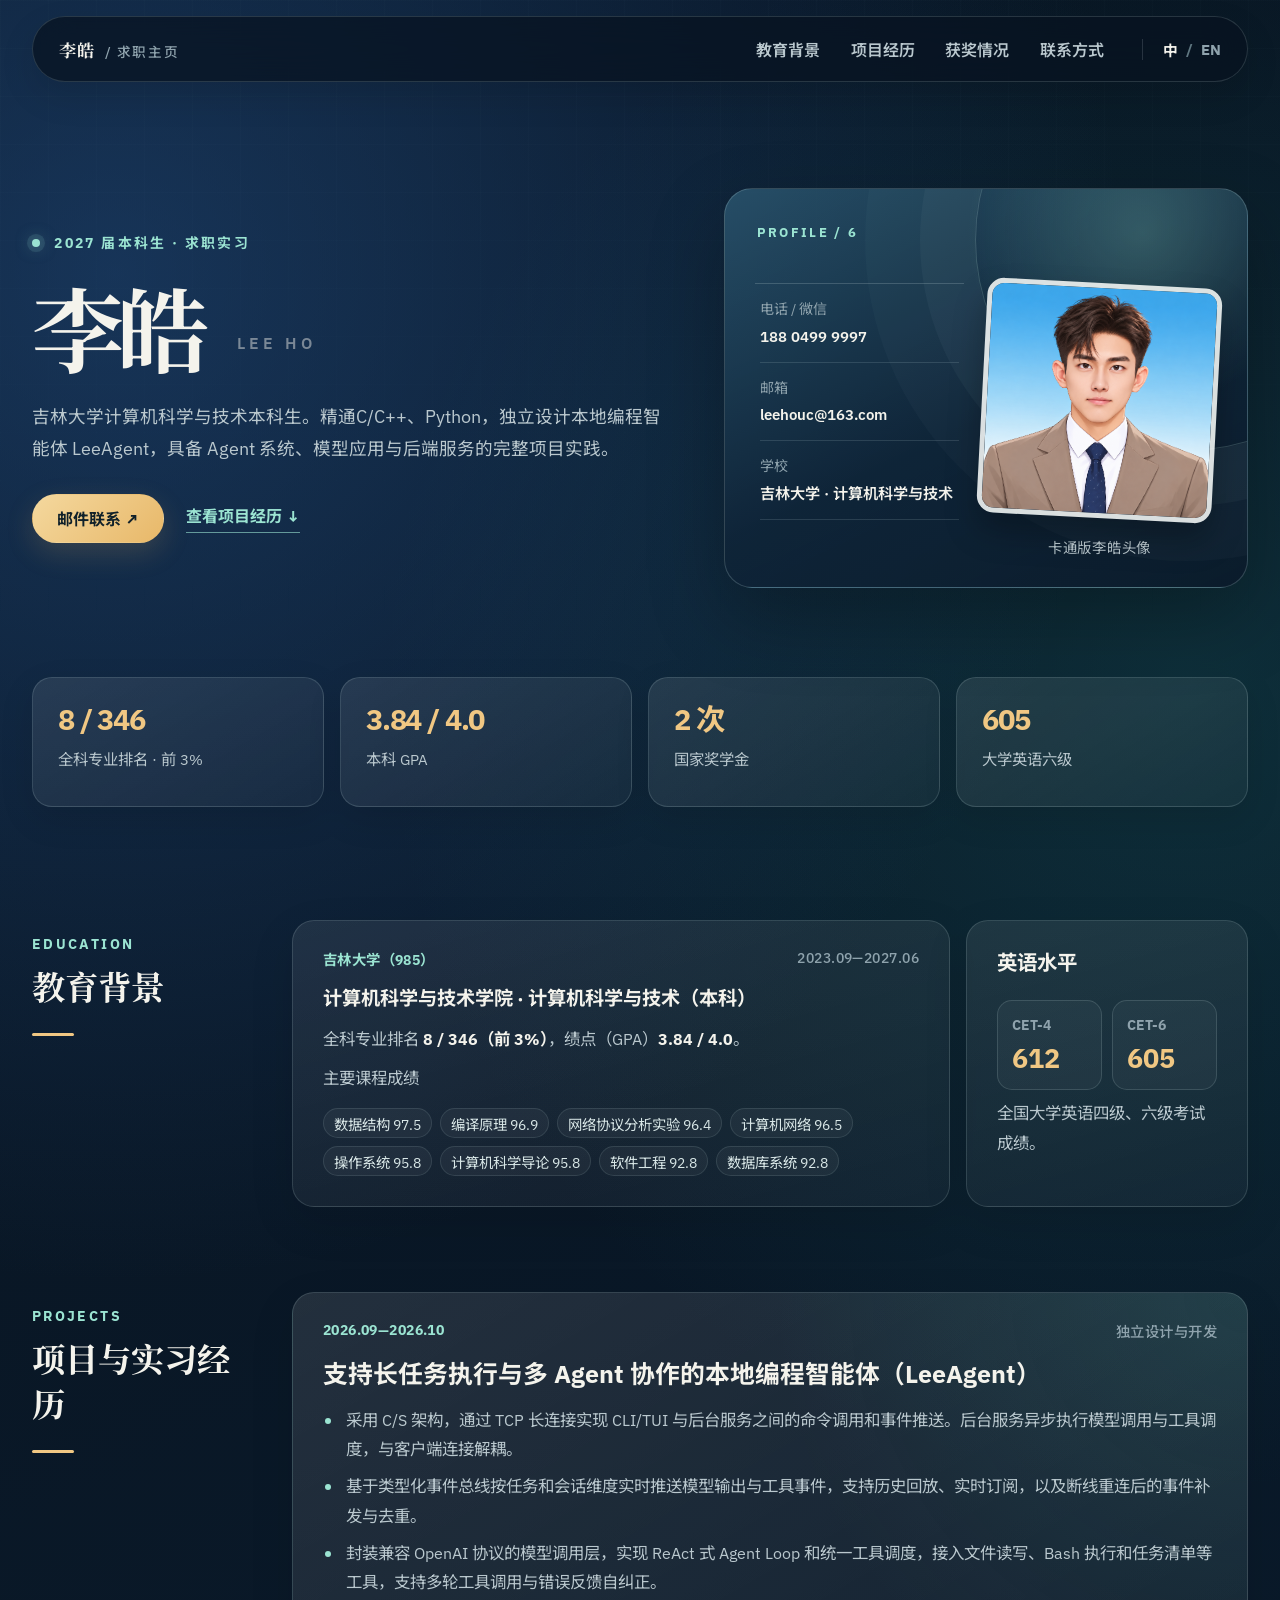
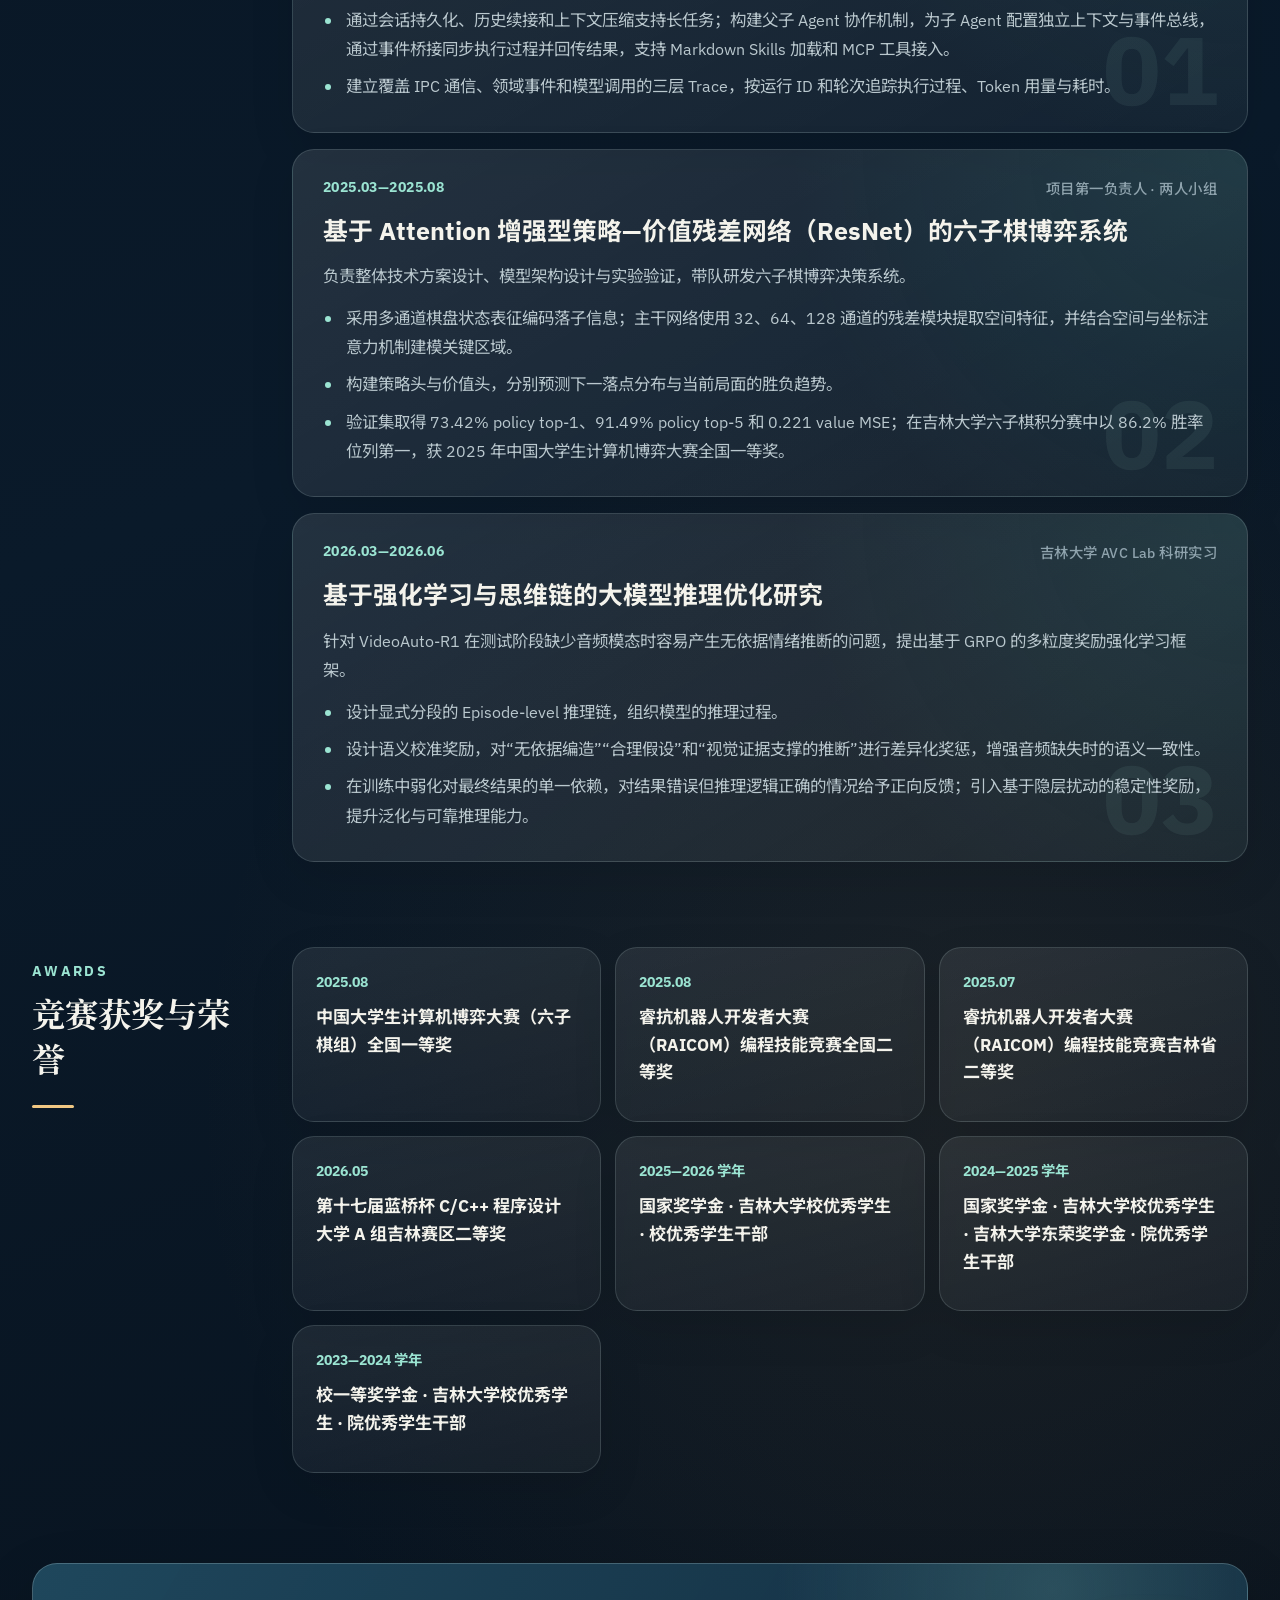
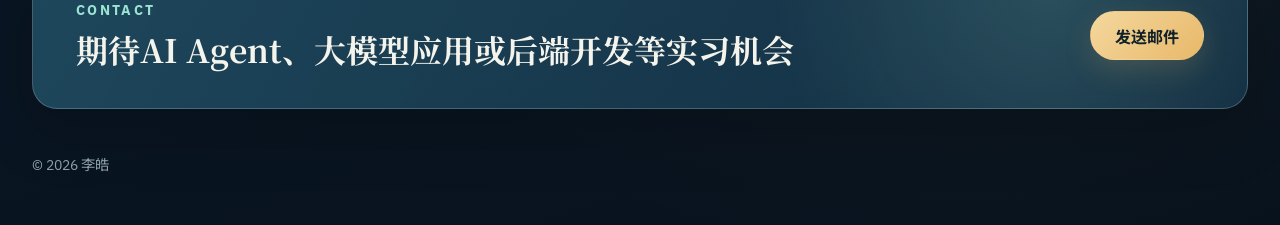
<file: index.html>
<!DOCTYPE html>
<html lang="zh-CN">

<head>
  <meta charset="UTF-8">
  <meta name="viewport" content="width=device-width, initial-scale=1.0">
  <meta name="description" content="李皓的求职网站：吉林大学计算机科学与技术本科生，求职方向为 AI Agent 开发、大模型应用开发及后端开发实习。">
  <meta name="theme-color" content="#081320">
  <title>李皓的小站</title>
  <link rel="preconnect" href="https://fonts.googleapis.com">
  <link rel="preconnect" href="https://fonts.gstatic.com" crossorigin>
  <link
    href="https://fonts.googleapis.com/css2?family=IBM+Plex+Sans:wght@400;500;600;700&family=Noto+Sans+SC:wght@400;500;600;700&family=Noto+Serif+SC:wght@500;700&display=swap"
    rel="stylesheet">
  <link rel="stylesheet" href="./styles.css?v=20261019-hero1">
</head>

<body>
  <div class="page-shell">
    <header class="site-header">
      <a class="brand" href="#top" aria-label="回到顶部">李皓 <span>/ 求职主页</span></a>
      <nav class="site-nav" aria-label="主导航">
        <a href="#education">教育背景</a>
        <a href="#project">项目经历</a>
        <a href="#awards">获奖情况</a>
        <a href="#contact">联系方式</a>
      </nav>
      <div class="header-actions">
        <div class="lang-switch" aria-label="语言切换">
          <a class="lang-link is-active" href="./index.html" lang="zh-CN">中</a>
          <a class="lang-link" href="./en.html" lang="en">EN</a>
        </div>
      </div>
    </header>

    <main id="top">
      <section class="hero section">
        <div class="hero-copy">
          <p class="eyebrow"><span class="status-dot"></span> 2027 届本科生 · 求职实习</p>
          <h1>李皓 <span class="latin-name">LEE HO</span></h1>
          <p class="hero-summary">吉林大学计算机科学与技术本科生。精通C/C++、Python，独立设计本地编程智能体 LeeAgent，具备 Agent 系统、模型应用与后端服务的完整项目实践。</p>
          <div class="hero-actions"><a class="button primary" href="mailto:leehouc@163.com">邮件联系 ↗</a><a
              class="text-link" href="#project">查看项目经历 ↓</a></div>
        </div>
        <div class="hero-visual">
          <img src="./assets/profile.png" alt="卡通版李皓头像" width="108" height="144">
          <p class="portrait-caption">卡通版李皓头像</p>
          <dl class="hero-contact">
            <div>
              <dt>电话 / 微信</dt>
              <dd><a href="tel:+8618804999997">188 0499 9997</a></dd>
            </div>
            <div>
              <dt>邮箱</dt>
              <dd><a href="mailto:leehouc@163.com">leehouc@163.com</a></dd>
            </div>
            <div>
              <dt>学校</dt>
              <dd>吉林大学 · 计算机科学与技术</dd>
            </div>
          </dl>
        </div>
      </section>
      <div class="metric-grid" aria-label="简历速览">
        <div class="metric-card"><strong>8 / 346</strong><span>全科专业排名 · 前 3%</span></div>
        <div class="metric-card"><strong>3.84 / 4.0</strong><span>本科 GPA</span></div>
        <div class="metric-card"><strong>2 次</strong><span>国家奖学金</span></div>
        <div class="metric-card"><strong>605</strong><span>大学英语六级</span></div>
      </div>

      <section class="section" id="education">
        <div class="section-heading" data-reveal>
          <p class="section-kicker">Education</p>
          <h2>教育背景</h2>
        </div>
        <div class="education-grid">
          <article class="card education-card" data-reveal>
            <div class="card-topline"><span>吉林大学（985）</span><span>2023.09—2027.06</span></div>
            <h3>计算机科学与技术学院 · 计算机科学与技术（本科）</h3>
            <p class="supporting-text">全科专业排名 <strong>8 / 346（前 3%）</strong>，绩点（GPA）<strong>3.84 / 4.0</strong>。</p>
            <p class="supporting-text">主要课程成绩</p>
            <div class="course-grid">
              <span>数据结构 97.5</span><span>编译原理 96.9</span><span>网络协议分析实验 96.4</span><span>计算机网络 96.5</span>
              <span>操作系统 95.8</span><span>计算机科学导论 95.8</span><span>软件工程 92.8</span><span>数据库系统 92.8</span>
            </div>
          </article>
          <article class="card language-card" data-reveal>
            <h3>英语水平</h3>
            <div class="language-score">
              <div><span>CET-4</span><strong>612</strong></div>
              <div><span>CET-6</span><strong>605</strong></div>
            </div>
            <p class="supporting-text">全国大学英语四级、六级考试成绩。</p>
          </article>
        </div>
      </section>

      <section class="section" id="project">
        <div class="section-heading" data-reveal>
          <p class="section-kicker">Projects</p>
          <h2>项目与实习经历</h2>
        </div>
        <article class="card project-card" data-reveal>
          <div class="card-topline"><span>2026.09—2026.10</span><span>独立设计与开发</span></div>
          <h3>支持长任务执行与多 Agent 协作的本地编程智能体（LeeAgent）</h3>
          <ul class="feature-list">
            <li>采用 C/S 架构，通过 TCP 长连接实现 CLI/TUI 与后台服务之间的命令调用和事件推送。后台服务异步执行模型调用与工具调度，与客户端连接解耦。</li>
            <li>基于类型化事件总线按任务和会话维度实时推送模型输出与工具事件，支持历史回放、实时订阅，以及断线重连后的事件补发与去重。</li>
            <li>封装兼容 OpenAI 协议的模型调用层，实现 ReAct 式 Agent Loop 和统一工具调度，接入文件读写、Bash 执行和任务清单等工具，支持多轮工具调用与错误反馈自纠正。</li>
            <li>通过会话持久化、历史续接和上下文压缩支持长任务；构建父子 Agent 协作机制，为子 Agent 配置独立上下文与事件总线，通过事件桥接同步执行过程并回传结果，支持 Markdown Skills 加载和
              MCP 工具接入。</li>
            <li>建立覆盖 IPC 通信、领域事件和模型调用的三层 Trace，按运行 ID 和轮次追踪执行过程、Token 用量与耗时。</li>
          </ul>
        </article>
        <article class="card project-card" data-reveal>
          <div class="card-topline"><span>2025.03—2025.08</span><span>项目第一负责人 · 两人小组</span></div>
          <h3>基于 Attention 增强型策略—价值残差网络（ResNet）的六子棋博弈系统</h3>
          <p class="supporting-text">负责整体技术方案设计、模型架构设计与实验验证，带队研发六子棋博弈决策系统。</p>
          <ul class="feature-list">
            <li>采用多通道棋盘状态表征编码落子信息；主干网络使用 32、64、128 通道的残差模块提取空间特征，并结合空间与坐标注意力机制建模关键区域。</li>
            <li>构建策略头与价值头，分别预测下一落点分布与当前局面的胜负趋势。</li>
            <li>验证集取得 73.42% policy top-1、91.49% policy top-5 和 0.221 value MSE；在吉林大学六子棋积分赛中以 86.2% 胜率位列第一，获 2025
              年中国大学生计算机博弈大赛全国一等奖。</li>
          </ul>
        </article>
        <article class="card project-card" data-reveal>
          <div class="card-topline"><span>2026.03—2026.06</span><span>吉林大学 AVC Lab 科研实习</span></div>
          <h3>基于强化学习与思维链的大模型推理优化研究</h3>
          <p class="supporting-text">针对 VideoAuto-R1 在测试阶段缺少音频模态时容易产生无依据情绪推断的问题，提出基于 GRPO 的多粒度奖励强化学习框架。</p>
          <ul class="feature-list">
            <li>设计显式分段的 Episode-level 推理链，组织模型的推理过程。</li>
            <li>设计语义校准奖励，对“无依据编造”“合理假设”和“视觉证据支撑的推断”进行差异化奖惩，增强音频缺失时的语义一致性。</li>
            <li>在训练中弱化对最终结果的单一依赖，对结果错误但推理逻辑正确的情况给予正向反馈；引入基于隐层扰动的稳定性奖励，提升泛化与可靠推理能力。</li>
          </ul>
        </article>
      </section>

      <section class="section" id="awards">
        <div class="section-heading" data-reveal>
          <p class="section-kicker">Awards</p>
          <h2>竞赛获奖与荣誉</h2>
        </div>
        <div class="awards-grid">
          <article class="card award-card" data-reveal><span class="award-year">2025.08</span>
            <h3>中国大学生计算机博弈大赛（六子棋组）全国一等奖</h3>
          </article>
          <article class="card award-card" data-reveal><span class="award-year">2025.08</span>
            <h3>睿抗机器人开发者大赛（RAICOM）编程技能竞赛全国二等奖</h3>
          </article>
          <article class="card award-card" data-reveal><span class="award-year">2025.07</span>
            <h3>睿抗机器人开发者大赛（RAICOM）编程技能竞赛吉林省二等奖</h3>
          </article>
          <article class="card award-card" data-reveal><span class="award-year">2026.05</span>
            <h3>第十七届蓝桥杯 C/C++ 程序设计大学 A 组吉林赛区二等奖</h3>
          </article>
          <article class="card award-card" data-reveal><span class="award-year">2025—2026 学年</span>
            <h3>国家奖学金 · 吉林大学校优秀学生 · 校优秀学生干部</h3>
          </article>
          <article class="card award-card" data-reveal><span class="award-year">2024—2025 学年</span>
            <h3>国家奖学金 · 吉林大学校优秀学生 · 吉林大学东荣奖学金 · 院优秀学生干部</h3>
          </article>
          <article class="card award-card" data-reveal><span class="award-year">2023—2024 学年</span>
            <h3>校一等奖学金 · 吉林大学校优秀学生 · 院优秀学生干部</h3>
          </article>
        </div>
      </section>

      <section class="section contact-section" id="contact">
        <article class="contact-card" data-reveal>
          <div>
            <p class="section-kicker">Contact</p>
            <h2>期待AI Agent、大模型应用或后端开发等实习机会</h2>
          </div>
          <div class="contact-actions">
            <a class="button primary" href="mailto:leehouc@163.com">发送邮件</a>
          </div>
          <div class="contact-meta"><span>邮箱：leehouc@163.com</span><span>电话 / 微信：188 0499 9997</span></div>
        </article>
      </section>
    </main>
    <footer class="site-footer">
      <p>© <span id="year"></span> 李皓</p>
    </footer>
  </div>
  <script src="./script.js"></script>
</body>

</html>
</file>
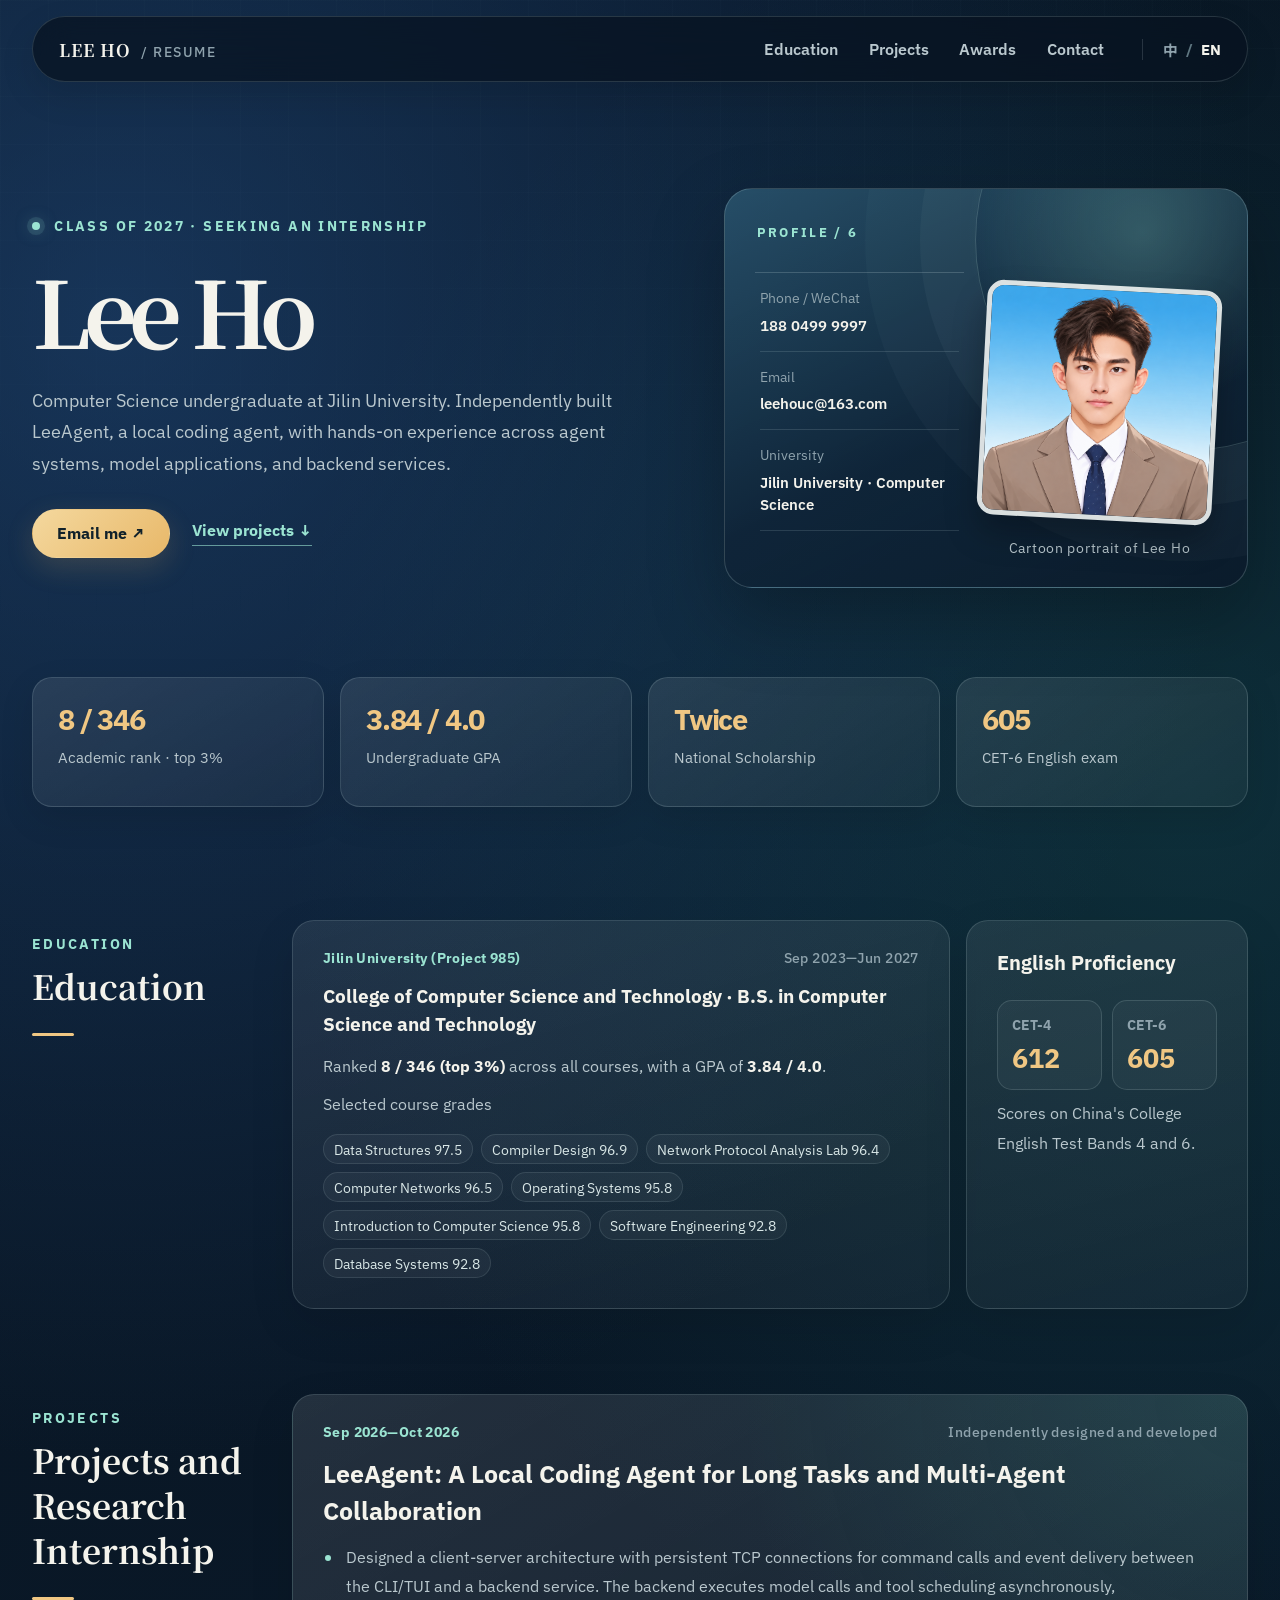
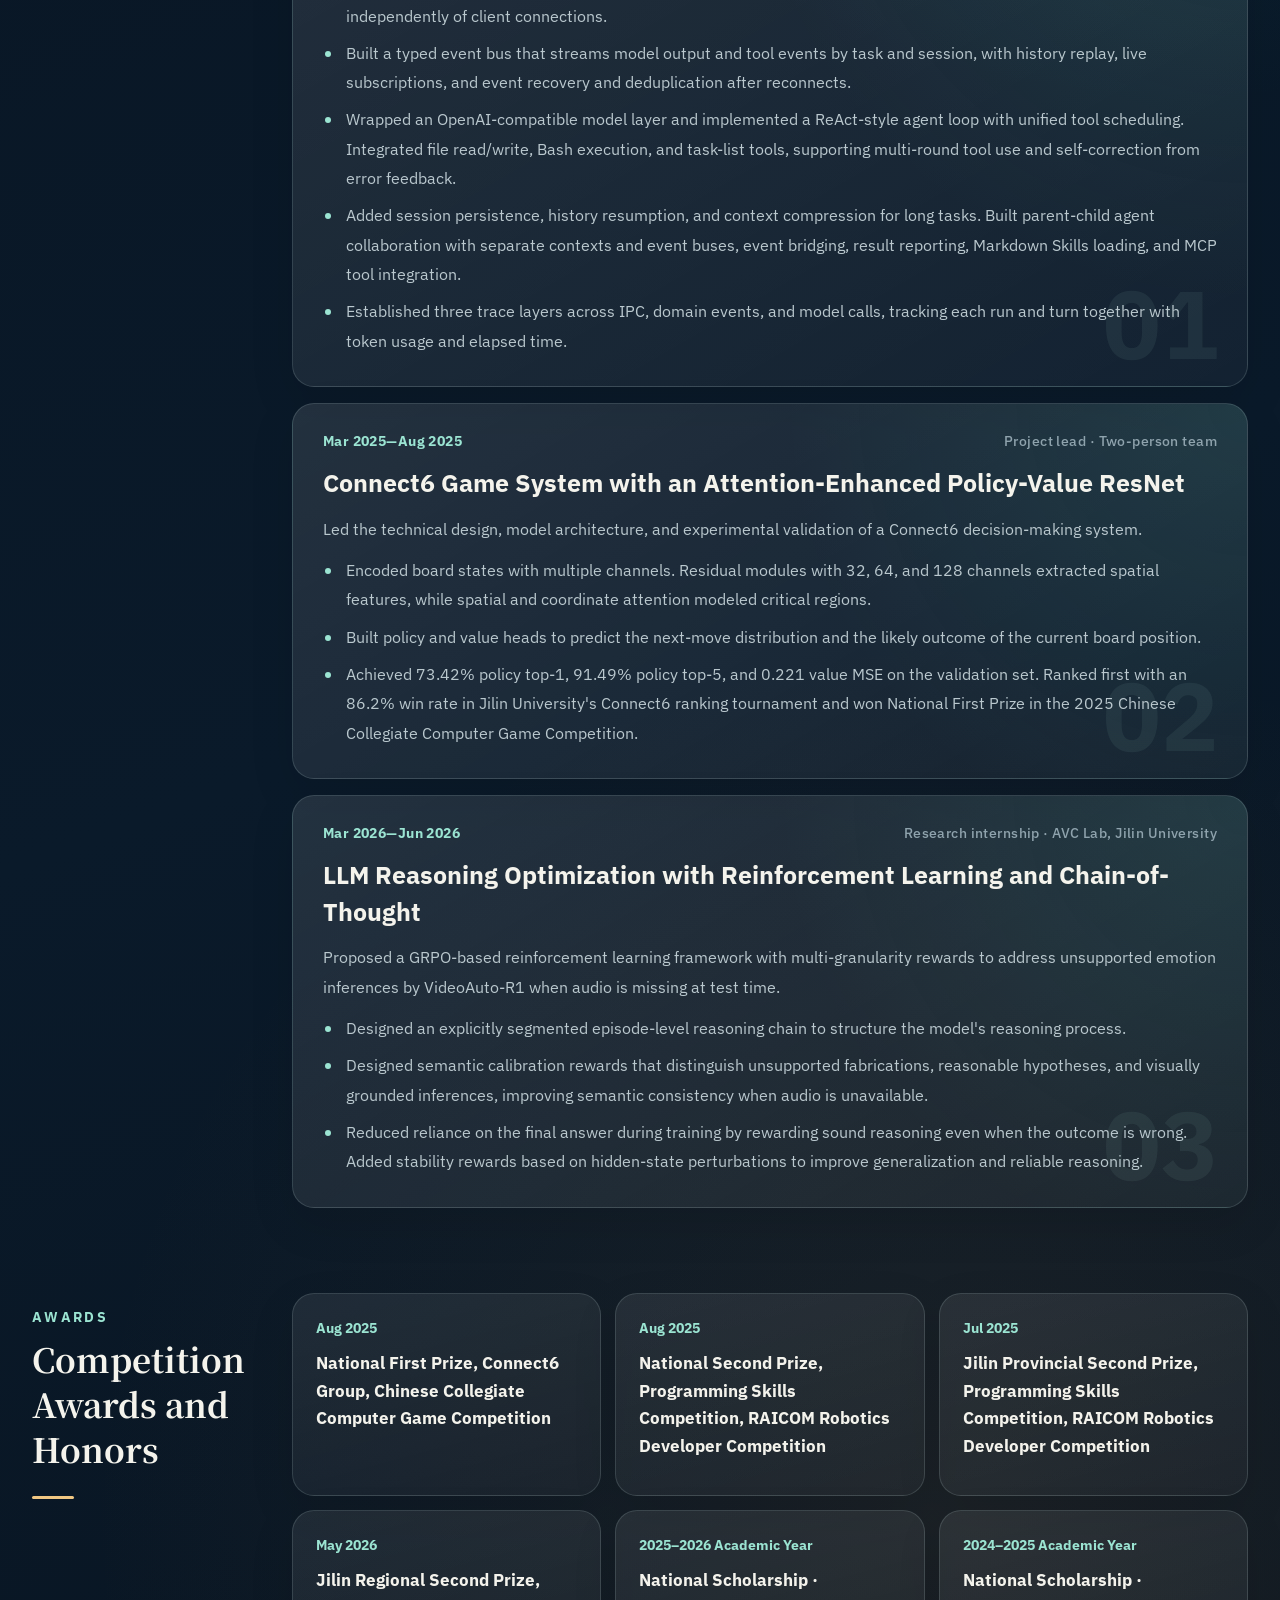
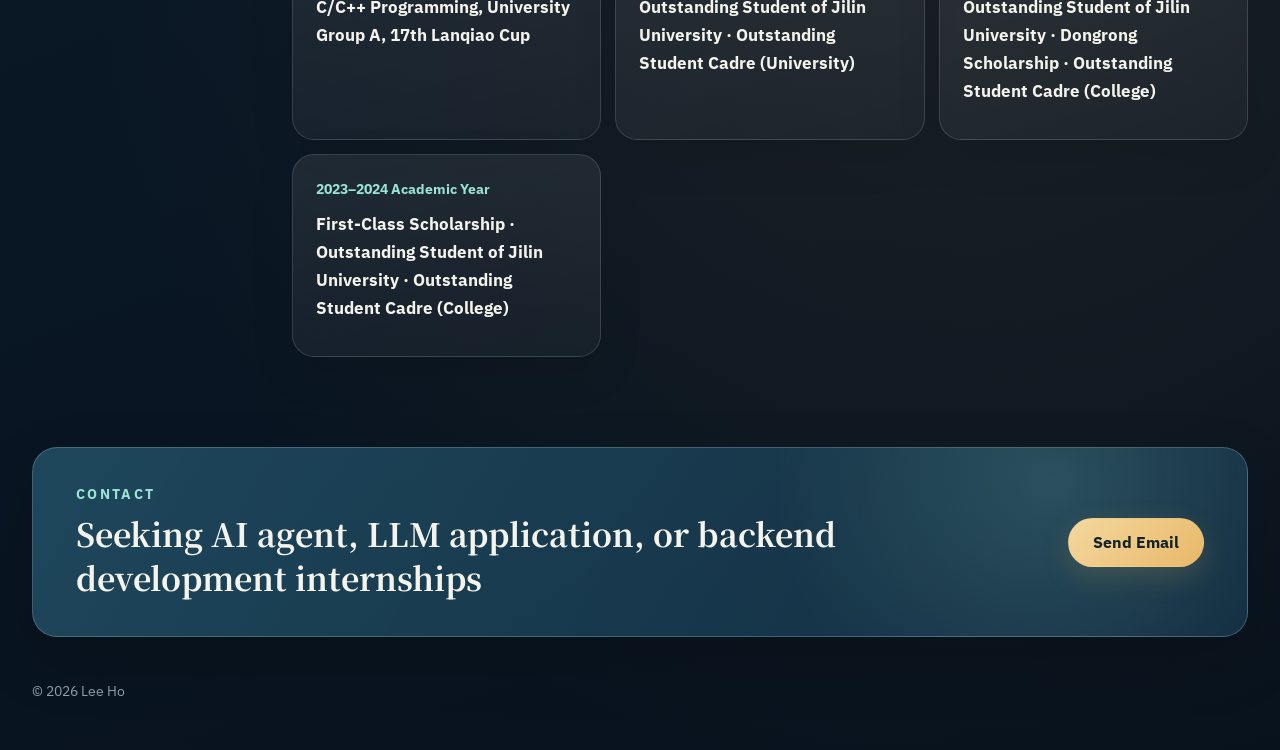
<file: en.html>
<!DOCTYPE html>
<html lang="en">
<head>
  <meta charset="UTF-8">
  <meta name="viewport" content="width=device-width, initial-scale=1.0">
  <meta name="description" content="Lee Ho's job-seeking site: Computer Science undergraduate at Jilin University seeking internships in AI agent, LLM application, and backend development.">
  <meta name="theme-color" content="#081320">
  <title>Lee Ho | AI Agent and LLM Application Internships</title>
  <link rel="preconnect" href="https://fonts.googleapis.com">
  <link rel="preconnect" href="https://fonts.gstatic.com" crossorigin>
  <link href="https://fonts.googleapis.com/css2?family=IBM+Plex+Sans:wght@400;500;600;700&family=Noto+Sans+SC:wght@400;500;600;700&family=Noto+Serif+SC:wght@500;700&display=swap" rel="stylesheet">
  <link rel="stylesheet" href="./styles.css?v=20261019-hero1">
</head>
<body>
  <div class="page-shell">
    <header class="site-header">
      <a class="brand" href="#top" aria-label="Back to top">LEE HO <span>/ RESUME</span></a>
      <nav class="site-nav" aria-label="Primary navigation">
        <a href="#education">Education</a>
        <a href="#project">Projects</a>
        <a href="#awards">Awards</a>
        <a href="#contact">Contact</a>
      </nav>
      <div class="header-actions">
        <div class="lang-switch" aria-label="Language switcher">
          <a class="lang-link" href="./index.html" lang="zh-CN">中</a>
          <a class="lang-link is-active" href="./en.html" lang="en">EN</a>
        </div>
      </div>
    </header>

    <main id="top">
      <section class="hero section">
        <div class="hero-copy">
          <p class="eyebrow"><span class="status-dot"></span> CLASS OF 2027 · SEEKING AN INTERNSHIP</p>
          <h1>Lee Ho</h1>
          <p class="hero-summary">Computer Science undergraduate at Jilin University. Independently built LeeAgent, a local coding agent, with hands-on experience across agent systems, model applications, and backend services.</p>
          <div class="hero-actions"><a class="button primary" href="mailto:leehouc@163.com">Email me ↗</a><a class="text-link" href="#project">View projects ↓</a></div>
        </div>
        <div class="hero-visual">
          <img src="./assets/profile.png" alt="Cartoon portrait of Lee Ho" width="108" height="144">
          <p class="portrait-caption">Cartoon portrait of Lee Ho</p>
          <dl class="hero-contact">
            <div><dt>Phone / WeChat</dt><dd><a href="tel:+8618804999997">188 0499 9997</a></dd></div>
            <div><dt>Email</dt><dd><a href="mailto:leehouc@163.com">leehouc@163.com</a></dd></div>
            <div><dt>University</dt><dd>Jilin University · Computer Science</dd></div>
          </dl>
        </div>
      </section>
      <div class="metric-grid" aria-label="Resume highlights">
        <div class="metric-card"><strong>8 / 346</strong><span>Academic rank · top 3%</span></div>
        <div class="metric-card"><strong>3.84 / 4.0</strong><span>Undergraduate GPA</span></div>
        <div class="metric-card"><strong>Twice</strong><span>National Scholarship</span></div>
        <div class="metric-card"><strong>605</strong><span>CET-6 English exam</span></div>
      </div>

      <section class="section" id="education">
        <div class="section-heading" data-reveal><p class="section-kicker">Education</p><h2>Education</h2></div>
        <div class="education-grid">
          <article class="card education-card" data-reveal>
            <div class="card-topline"><span>Jilin University (Project 985)</span><span>Sep 2023—Jun 2027</span></div>
            <h3>College of Computer Science and Technology · B.S. in Computer Science and Technology</h3>
            <p class="supporting-text">Ranked <strong>8 / 346 (top 3%)</strong> across all courses, with a GPA of <strong>3.84 / 4.0</strong>.</p>
            <p class="supporting-text">Selected course grades</p>
            <div class="course-grid">
              <span>Data Structures 97.5</span><span>Compiler Design 96.9</span><span>Network Protocol Analysis Lab 96.4</span><span>Computer Networks 96.5</span>
              <span>Operating Systems 95.8</span><span>Introduction to Computer Science 95.8</span><span>Software Engineering 92.8</span><span>Database Systems 92.8</span>
            </div>
          </article>
          <article class="card language-card" data-reveal>
            <h3>English Proficiency</h3>
            <div class="language-score"><div><span>CET-4</span><strong>612</strong></div><div><span>CET-6</span><strong>605</strong></div></div>
            <p class="supporting-text">Scores on China's College English Test Bands 4 and 6.</p>
          </article>
        </div>
      </section>

      <section class="section" id="project">
        <div class="section-heading" data-reveal><p class="section-kicker">Projects</p><h2>Projects and Research Internship</h2></div>
        <article class="card project-card" data-reveal>
          <div class="card-topline"><span>Sep 2026—Oct 2026</span><span>Independently designed and developed</span></div>
          <h3>LeeAgent: A Local Coding Agent for Long Tasks and Multi-Agent Collaboration</h3>
          <ul class="feature-list">
            <li>Designed a client-server architecture with persistent TCP connections for command calls and event delivery between the CLI/TUI and a backend service. The backend executes model calls and tool scheduling asynchronously, independently of client connections.</li>
            <li>Built a typed event bus that streams model output and tool events by task and session, with history replay, live subscriptions, and event recovery and deduplication after reconnects.</li>
            <li>Wrapped an OpenAI-compatible model layer and implemented a ReAct-style agent loop with unified tool scheduling. Integrated file read/write, Bash execution, and task-list tools, supporting multi-round tool use and self-correction from error feedback.</li>
            <li>Added session persistence, history resumption, and context compression for long tasks. Built parent-child agent collaboration with separate contexts and event buses, event bridging, result reporting, Markdown Skills loading, and MCP tool integration.</li>
            <li>Established three trace layers across IPC, domain events, and model calls, tracking each run and turn together with token usage and elapsed time.</li>
          </ul>
        </article>
        <article class="card project-card" data-reveal>
          <div class="card-topline"><span>Mar 2025—Aug 2025</span><span>Project lead · Two-person team</span></div>
          <h3>Connect6 Game System with an Attention-Enhanced Policy-Value ResNet</h3>
          <p class="supporting-text">Led the technical design, model architecture, and experimental validation of a Connect6 decision-making system.</p>
          <ul class="feature-list">
            <li>Encoded board states with multiple channels. Residual modules with 32, 64, and 128 channels extracted spatial features, while spatial and coordinate attention modeled critical regions.</li>
            <li>Built policy and value heads to predict the next-move distribution and the likely outcome of the current board position.</li>
            <li>Achieved 73.42% policy top-1, 91.49% policy top-5, and 0.221 value MSE on the validation set. Ranked first with an 86.2% win rate in Jilin University's Connect6 ranking tournament and won National First Prize in the 2025 Chinese Collegiate Computer Game Competition.</li>
          </ul>
        </article>
        <article class="card project-card" data-reveal>
          <div class="card-topline"><span>Mar 2026—Jun 2026</span><span>Research internship · AVC Lab, Jilin University</span></div>
          <h3>LLM Reasoning Optimization with Reinforcement Learning and Chain-of-Thought</h3>
          <p class="supporting-text">Proposed a GRPO-based reinforcement learning framework with multi-granularity rewards to address unsupported emotion inferences by VideoAuto-R1 when audio is missing at test time.</p>
          <ul class="feature-list">
            <li>Designed an explicitly segmented episode-level reasoning chain to structure the model's reasoning process.</li>
            <li>Designed semantic calibration rewards that distinguish unsupported fabrications, reasonable hypotheses, and visually grounded inferences, improving semantic consistency when audio is unavailable.</li>
            <li>Reduced reliance on the final answer during training by rewarding sound reasoning even when the outcome is wrong. Added stability rewards based on hidden-state perturbations to improve generalization and reliable reasoning.</li>
          </ul>
        </article>
      </section>

      <section class="section" id="awards">
        <div class="section-heading" data-reveal><p class="section-kicker">Awards</p><h2>Competition Awards and Honors</h2></div>
        <div class="awards-grid">
          <article class="card award-card" data-reveal><span class="award-year">Aug 2025</span><h3>National First Prize, Connect6 Group, Chinese Collegiate Computer Game Competition</h3></article>
          <article class="card award-card" data-reveal><span class="award-year">Aug 2025</span><h3>National Second Prize, Programming Skills Competition, RAICOM Robotics Developer Competition</h3></article>
          <article class="card award-card" data-reveal><span class="award-year">Jul 2025</span><h3>Jilin Provincial Second Prize, Programming Skills Competition, RAICOM Robotics Developer Competition</h3></article>
          <article class="card award-card" data-reveal><span class="award-year">May 2026</span><h3>Jilin Regional Second Prize, C/C++ Programming, University Group A, 17th Lanqiao Cup</h3></article>
          <article class="card award-card" data-reveal><span class="award-year">2025–2026 Academic Year</span><h3>National Scholarship · Outstanding Student of Jilin University · Outstanding Student Cadre (University)</h3></article>
          <article class="card award-card" data-reveal><span class="award-year">2024–2025 Academic Year</span><h3>National Scholarship · Outstanding Student of Jilin University · Dongrong Scholarship · Outstanding Student Cadre (College)</h3></article>
          <article class="card award-card" data-reveal><span class="award-year">2023–2024 Academic Year</span><h3>First-Class Scholarship · Outstanding Student of Jilin University · Outstanding Student Cadre (College)</h3></article>
        </div>
      </section>

      <section class="section contact-section" id="contact">
        <article class="contact-card" data-reveal>
          <div><p class="section-kicker">Contact</p><h2>Seeking AI agent, LLM application, or backend development internships</h2></div>
          <div class="contact-actions"><a class="button primary" href="mailto:leehouc@163.com">Send Email</a></div>
          <div class="contact-meta"><span>Email: leehouc@163.com</span><span>Phone / WeChat: 188 0499 9997</span></div>
        </article>
      </section>
    </main>
    <footer class="site-footer"><p>© <span id="year"></span> Lee Ho</p></footer>
  </div>
  <script src="./script.js"></script>
</body>
</html>
</file>
<file: styles.css>
:root {
  --bg: #081320;
  --surface: #102238;
  --surface-strong: #142b42;
  --line: rgba(205, 226, 229, .16);
  --text: #f4f3ec;
  --muted: #bac8ce;
  --quiet: #8fa3ad;
  --accent: #9be4d2;
  --warm: #f0c783;
  --width: min(1512px, calc(100% - 64px));
}
* { box-sizing: border-box; }
html { scroll-behavior: smooth; }
body {
  margin: 0;
  min-height: 100vh;
  overflow-x: hidden;
  color: var(--text);
  font-family: "IBM Plex Sans", "Noto Sans SC", "PingFang SC", sans-serif;
  font-size: 17px;
  -webkit-font-smoothing: antialiased;
  background:
    radial-gradient(circle at 9% 8%, rgba(39, 88, 148, .48), transparent 30%),
    radial-gradient(circle at 93% 20%, rgba(27, 113, 114, .27), transparent 27%),
    radial-gradient(circle at 76% 79%, rgba(139, 103, 56, .14), transparent 27%),
    linear-gradient(160deg, #081320 0%, #0a1a2a 56%, #08121d 100%);
}
body::before {
  content: "";
  position: fixed;
  inset: 0;
  z-index: -1;
  pointer-events: none;
  opacity: .45;
  background-image: linear-gradient(rgba(223, 243, 241, .035) 1px, transparent 1px), linear-gradient(90deg, rgba(223, 243, 241, .035) 1px, transparent 1px);
  background-size: 48px 48px;
  mask-image: linear-gradient(to bottom, #000 10%, transparent 90%);
}
a { color: inherit; text-decoration: none; }
a:hover { color: var(--accent); }
a:focus-visible { outline: 2px solid var(--accent); outline-offset: 4px; }
img { display: block; max-width: 100%; }
strong { font-weight: 700; }
.page-shell { position: relative; min-height: 100vh; }
.site-header, .section, .metric-grid, .site-footer { width: var(--width); margin-left: auto; margin-right: auto; }
.site-header {
  position: sticky;
  top: 16px;
  z-index: 20;
  display: flex;
  align-items: center;
  gap: 38px;
  min-height: 66px;
  padding: 0 26px;
  margin-top: 16px;
  border: 1px solid var(--line);
  border-radius: 100px;
  background: rgba(8, 19, 32, .73);
  backdrop-filter: blur(18px);
  -webkit-backdrop-filter: blur(18px);
  box-shadow: 0 14px 35px rgba(0, 0, 0, .12);
  transition: background .25s, border-color .25s;
}
.site-header.is-scrolled { background: rgba(8, 19, 32, .93); border-color: rgba(155, 228, 210, .28); }
.brand { flex-shrink: 0; font-family: "Noto Serif SC", serif; font-weight: 700; font-size: 1.08rem; letter-spacing: .03em; }
.brand span { margin-left: 6px; color: var(--quiet); font-family: "IBM Plex Sans", "Noto Sans SC", sans-serif; font-size: .85rem; font-weight: 500; letter-spacing: .12em; }
.site-nav { display: flex; gap: clamp(16px, 2.4vw, 38px); margin-left: auto; color: var(--muted); font-size: 1rem; font-weight: 600; }
.site-nav a, .lang-link { transition: color .2s; }
.site-nav a:hover, .lang-link:hover { color: var(--warm); }
.header-actions { flex-shrink: 0; }
.lang-switch { display: flex; align-items: center; gap: 8px; padding-left: 20px; border-left: 1px solid var(--line); font-size: .92rem; font-weight: 700; }
.lang-link { color: var(--quiet); }
.lang-link + .lang-link::before { content: '/'; margin-right: 8px; color: #5f7781; }
.lang-link.is-active { color: var(--text); }

.section[id] { scroll-margin-top: 108px; }
.hero {
  display: grid;
  grid-template-columns: minmax(0, 1.3fr) minmax(360px, .7fr);
  gap: clamp(30px, 4vw, 76px);
  align-items: center;
  min-height: 595px;
  padding-top: 58px;
  padding-bottom: 42px;
}
.hero-copy { position: relative; z-index: 2; }
.eyebrow, .section-kicker { margin: 0; color: var(--accent); font-size: .87rem; font-weight: 700; letter-spacing: .17em; text-transform: uppercase; }
.status-dot { display: inline-block; width: 8px; height: 8px; margin-right: 9px; border-radius: 50%; background: var(--accent); box-shadow: 0 0 0 5px rgba(155, 228, 210, .12), 0 0 16px rgba(155, 228, 210, .5); vertical-align: 1px; }
.hero h1 { margin: 22px 0 0; font-family: "Noto Serif SC", serif; font-weight: 700; font-size: clamp(4.2rem, 7.2vw, 7.1rem); line-height: 1.14; letter-spacing: -.08em; }
.latin-name { margin-left: 20px; color: rgba(244, 243, 236, .46); font-family: "IBM Plex Sans", sans-serif; font-size: 1rem; font-weight: 600; letter-spacing: .25em; vertical-align: middle; }
.hero-summary { max-width: 690px; margin: 22px 0 0; color: var(--muted); font-size: 1.1rem; line-height: 1.8; }
.hero-actions { display: flex; flex-wrap: wrap; align-items: center; gap: 22px; margin-top: 29px; }
.button { display: inline-flex; align-items: center; justify-content: center; min-height: 49px; padding: 0 24px; border: 1px solid transparent; border-radius: 100px; font-size: 1rem; font-weight: 700; transition: transform .2s, box-shadow .2s, background .2s, color .2s; }
.button.primary { color: #10212a; background: linear-gradient(135deg, #f4d89e, #e8b869); box-shadow: 0 10px 28px rgba(222, 174, 93, .18); }
.button.primary:hover { color: #10212a; transform: translateY(-3px); box-shadow: 0 16px 32px rgba(222, 174, 93, .3); }
.button.secondary { border-color: var(--line); background: rgba(255, 255, 255, .04); }
.text-link { padding-bottom: 5px; border-bottom: 1px solid rgba(155, 228, 210, .6); color: var(--accent); font-size: 1rem; font-weight: 700; transition: border-color .2s, transform .2s; }
.text-link:hover { color: var(--warm); border-color: var(--warm); transform: translateY(-2px); }
.hero-visual {
  position: relative;
  isolation: isolate;
  min-height: 440px;
  padding: 26px;
  overflow: hidden;
  border: 1px solid rgba(197, 225, 225, .21);
  border-radius: 28px;
  background: radial-gradient(circle at 80% 11%, rgba(148, 225, 204, .23), transparent 32%), linear-gradient(155deg, rgba(46, 91, 117, .76), rgba(15, 36, 56, .87) 55%, rgba(11, 27, 43, .94));
  box-shadow: 0 30px 75px rgba(0, 0, 0, .25);
}
.hero-visual::before { content: "PROFILE / 6"; position: absolute; top: 34px; left: 32px; color: var(--accent); font-size: .84rem; font-weight: 700; letter-spacing: .17em; }
.hero-visual::after { content: ""; position: absolute; z-index: -1; top: -160px; right: -150px; width: 420px; height: 420px; border: 1px solid rgba(205, 245, 231, .19); border-radius: 50%; box-shadow: 0 0 0 55px rgba(205, 245, 231, .035), 0 0 0 110px rgba(205, 245, 231, .025); animation: halo 12s ease-in-out infinite alternate; }
.hero-visual > img { width: 52%; height: 220px; margin: 23px 2px 24px auto; object-fit: cover; object-position: center 13%; border: 5px solid rgba(246, 250, 247, .88); border-radius: 17px; box-shadow: 0 18px 32px rgba(0, 0, 0, .26); transform: rotate(3deg); transition: transform .45s; }
.hero-visual:hover > img { transform: rotate(0deg) translateY(-5px); }
.portrait-caption { display: none; }
.hero-contact { margin: 0; padding: 0 5px; border-top: 1px solid rgba(225, 243, 242, .18); }
.hero-contact div { display: grid; grid-template-columns: 115px minmax(0, 1fr); gap: 12px; padding: 12px 0; border-bottom: 1px solid rgba(225, 243, 242, .13); line-height: 1.45; }
.hero-contact dt { color: var(--quiet); font-size: .88rem; }
.hero-contact dd { margin: 0; overflow-wrap: anywhere; font-size: .95rem; font-weight: 600; }
.metric-grid { display: grid; grid-template-columns: repeat(4, minmax(0, 1fr)); gap: 16px; margin-bottom: 28px; }
.metric-card { min-height: 130px; padding: 25px 25px 22px; border: 1px solid var(--line); border-radius: 20px; background: linear-gradient(150deg, rgba(255, 255, 255, .095), rgba(255, 255, 255, .035)); box-shadow: 0 12px 35px rgba(0, 0, 0, .11); transition: transform .25s, border-color .25s, background .25s; }
.metric-card:hover { transform: translateY(-5px); border-color: rgba(155, 228, 210, .42); background: rgba(255, 255, 255, .11); }
.metric-card strong { display: block; color: var(--warm); font-size: clamp(1.6rem, 2.3vw, 2rem); line-height: 1.1; letter-spacing: -.04em; }
.metric-card span { display: block; margin-top: 12px; color: var(--muted); font-size: .96rem; }

.section:not(.hero) { display: grid; grid-template-columns: 215px minmax(0, 1fr); column-gap: clamp(26px, 3.5vw, 62px); padding-top: 85px; }
.section-heading { padding-top: 15px; }
.section-heading h2 { margin: 11px 0 0; font-family: "Noto Serif SC", serif; font-size: clamp(1.7rem, 2.6vw, 2.4rem); line-height: 1.35; }
.section-heading::after { content: ""; display: block; width: 42px; height: 3px; margin-top: 24px; border-radius: 3px; background: var(--warm); }
#project { counter-reset: project; }
#project .section-heading { grid-row: 1 / span 3; }
#project .project-card { grid-column: 2; }
#project .project-card + .project-card { margin-top: 16px; }
.card { position: relative; min-width: 0; padding: 27px 30px 30px; border: 1px solid var(--line); border-radius: 22px; background: linear-gradient(165deg, rgba(255, 255, 255, .08), rgba(255, 255, 255, .035)); box-shadow: 0 16px 45px rgba(0, 0, 0, .1); transition: transform .28s, border-color .28s, box-shadow .28s; }
.card:hover { transform: translateY(-4px); border-color: rgba(155, 228, 210, .36); box-shadow: 0 22px 50px rgba(0, 0, 0, .18); }
.project-card { counter-increment: project; background: radial-gradient(circle at 100% 0%, rgba(75, 157, 145, .16), transparent 45%), linear-gradient(150deg, rgba(255, 255, 255, .105), rgba(255, 255, 255, .04)); }
.project-card::before { content: counter(project, decimal-leading-zero); position: absolute; right: 28px; bottom: 15px; color: rgba(166, 221, 210, .08); font-size: 6rem; font-weight: 700; line-height: 1; pointer-events: none; }
.card-topline { display: flex; flex-wrap: wrap; justify-content: space-between; gap: 7px 18px; margin-bottom: 15px; color: var(--accent); font-size: .9rem; font-weight: 700; letter-spacing: .03em; }
.card-topline span + span { color: var(--quiet); font-weight: 500; }
.card h3 { position: relative; margin: 0 0 13px; font-size: 1.28rem; line-height: 1.48; }
.project-card h3 { font-size: 1.55rem; }
.supporting-text, .feature-list { position: relative; color: var(--muted); font-size: 1.03rem; line-height: 1.78; }
.supporting-text { margin: 9px 0; }
.supporting-text strong, .feature-list strong { color: var(--text); }
.feature-list { margin: 12px 0 0; padding-left: 20px; }
.feature-list li { padding-left: 3px; }
.feature-list li + li { margin-top: 8px; }
.feature-list li::marker { color: var(--accent); }
.education-grid { grid-column: 2; display: grid; grid-template-columns: minmax(0, 1.4fr) minmax(220px, .6fr); gap: 16px; }
.education-card h3 { font-size: 1.2rem; }
.course-grid { display: flex; flex-wrap: wrap; gap: 8px; padding-top: 6px; }
.course-grid span { display: inline-flex; align-items: center; min-height: 30px; padding: 0 10px; border: 1px solid rgba(205, 226, 229, .12); border-radius: 100px; color: #d9e7e7; background: rgba(255, 255, 255, .045); font-size: .9rem; }
.language-score { display: grid; grid-template-columns: repeat(2, minmax(0, 1fr)); gap: 10px; margin-top: 22px; }
.language-score div { display: grid; gap: 6px; padding: 14px; border: 1px solid var(--line); border-radius: 15px; background: rgba(255, 255, 255, .04); }
.language-score span { color: var(--quiet); font-size: .9rem; font-weight: 700; }
.language-score strong { color: var(--warm); font-size: 1.7rem; }
#awards .awards-grid { grid-column: 2; display: grid; grid-template-columns: repeat(3, minmax(0, 1fr)); gap: 14px; }
.award-card { min-height: 140px; padding: 22px 23px; }
.award-year { color: var(--accent); font-size: .9rem; font-weight: 700; }
.award-card h3 { margin-top: 11px; font-size: 1.07rem; line-height: 1.62; }
.contact-section { display: block !important; margin-top: 90px; padding: 0 !important; }
.contact-card { display: flex; align-items: center; justify-content: space-between; gap: 32px; padding: 37px 43px; border: 1px solid rgba(197, 225, 225, .25); border-radius: 25px; background: radial-gradient(circle at 84% 18%, rgba(155, 228, 210, .17), transparent 27%), linear-gradient(120deg, rgba(38, 88, 112, .75), rgba(18, 46, 67, .9)); box-shadow: 0 24px 60px rgba(0, 0, 0, .18); }
.contact-card h2 { margin: 9px 0 0; font-family: "Noto Serif SC", serif; font-size: clamp(1.55rem, 2.5vw, 2.25rem); line-height: 1.35; }
.contact-actions { flex-shrink: 0; }
.contact-meta { display: none; }
.site-footer { display: flex; align-items: center; justify-content: space-between; gap: 20px; padding: 30px 0 36px; color: var(--quiet); font-size: .9rem; }
.not-found-page { display: flex !important; align-items: center; min-height: calc(100vh - 100px); padding: 40px 0 !important; }
.not-found-card { width: min(620px, 100%); }
.not-found-card h2 { margin: 12px 0; font-size: 1.8rem; }
.not-found-card .contact-actions { display: flex; flex-wrap: wrap; gap: 12px; margin-top: 20px; }
[data-reveal] { opacity: 0; transform: translateY(22px); transition: opacity .7s ease, transform .7s ease; }
[data-reveal].is-visible { opacity: 1; transform: translateY(0); }
@keyframes halo { to { transform: translate(-20px, 15px) scale(1.08); } }

@media (min-width: 1000px) {
  .hero { grid-template-columns: minmax(0, 1.1fr) minmax(500px, .9fr); }
  .hero-visual { display: grid; grid-template-columns: minmax(0, 1fr) minmax(235px, 48%); grid-template-rows: 1fr auto; align-items: center; column-gap: 18px; min-height: 400px; padding: 30px; }
  .hero-visual > img { grid-column: 2; grid-row: 1; width: 100%; height: auto; aspect-ratio: 1; margin: 14px 0 0; align-self: end; }
  .portrait-caption { display: block; grid-column: 2; grid-row: 2; margin: 18px 0 0; color: var(--muted); text-align: center; font-size: .9rem; letter-spacing: .05em; }
  .hero-contact { grid-column: 1; grid-row: 1 / 3; align-self: center; min-width: 0; margin-top: 28px; }
  .hero-contact div { display: block; padding: 15px 0; }
  .hero-contact dt { margin-bottom: 5px; }
}

@media (max-width: 1240px) {
  .section:not(.hero) { grid-template-columns: 190px minmax(0, 1fr); }
  #awards .awards-grid { grid-template-columns: repeat(2, minmax(0, 1fr)); }
}
@media (max-width: 900px) {
  :root { --width: calc(100% - 42px); }
  .site-header { gap: 16px; }
  .site-nav { gap: 14px; font-size: .9rem; }
  .hero { grid-template-columns: minmax(0, 1fr) minmax(280px, .72fr); gap: 25px; min-height: 0; }
  .hero-visual { min-height: 400px; padding: 20px; }
  .hero-visual > img { height: 190px; }
  .hero-contact div { grid-template-columns: 78px minmax(0, 1fr); }
  .education-grid { grid-template-columns: 1fr; }
  .section:not(.hero), #project { grid-template-columns: 150px minmax(0, 1fr); gap: 22px; }
}
@media (max-width: 680px) {
  :root { --width: calc(100% - 30px); }
  .site-header { top: 8px; min-height: 0; margin-top: 8px; padding: 12px 15px; border-radius: 22px; flex-wrap: wrap; }
  .brand { font-size: 1rem; }
  .brand span { font-size: .75rem; }
  .header-actions { margin-left: auto; }
  .lang-switch { border-left: 0; padding-left: 0; }
  .site-nav { order: 3; width: 100%; justify-content: space-between; gap: 10px; margin-top: 12px; margin-left: 0; padding-top: 10px; overflow-x: auto; border-top: 1px solid var(--line); white-space: nowrap; font-size: .84rem; }
  .hero { display: flex; flex-direction: column; align-items: stretch; gap: 26px; padding-top: 48px; padding-bottom: 28px; }
  .hero h1 { font-size: 3.8rem; }
  .latin-name { margin-left: 8px; font-size: .72rem; }
  .hero-summary { font-size: 1rem; }
  .hero-visual { display: grid; grid-template-columns: 78px minmax(0, 1fr); grid-template-rows: 104px auto; align-items: center; column-gap: 16px; row-gap: 7px; min-height: 0; padding: 17px; border-radius: 19px; }
  .hero-visual::before, .hero-visual::after { display: none; }
  .hero-visual > img { grid-column: 1; grid-row: 1; width: 78px; height: 104px; margin: 0; border-width: 2px; border-radius: 8px; transform: none; }
  .portrait-caption { display: block; grid-column: 1; grid-row: 2; width: 100px; margin: 0 0 0 -11px; color: var(--muted); font-size: .72rem; line-height: 1.35; text-align: center; white-space: nowrap; }
  .hero-contact { grid-column: 2; grid-row: 1 / 3; min-width: 0; border-top: 0; }
  .hero-contact div { grid-template-columns: 70px minmax(0, 1fr); gap: 7px; padding: 7px 0; }
  .hero-contact dt, .hero-contact dd { font-size: .82rem; }
  .metric-grid { grid-template-columns: repeat(2, minmax(0, 1fr)); gap: 10px; }
  .metric-card { min-height: 104px; padding: 17px; border-radius: 15px; }
  .metric-card strong { font-size: 1.38rem; }
  .metric-card span { font-size: .82rem; }
  .section:not(.hero), #project { display: block; padding-top: 56px; }
  .section-heading { margin-bottom: 19px; padding-top: 0; }
  .section-heading h2 { font-size: 1.55rem; }
  .section-heading::after { margin-top: 13px; }
  #project .project-card:nth-of-type(n) { margin: 0 0 13px; }
  .card { padding: 21px 20px; border-radius: 17px; }
  .card h3, .project-card h3 { font-size: 1.2rem; }
  .supporting-text, .feature-list { font-size: .96rem; }
  .education-grid, #awards .awards-grid { display: block; }
  .education-card { margin-bottom: 12px; }
  .award-card { min-height: 0; margin-bottom: 10px; }
  .contact-section { margin-top: 58px; }
  .contact-card { align-items: flex-start; flex-direction: column; padding: 27px 23px; }
  .contact-card h2 { font-size: 1.42rem; }
  .site-footer { padding: 24px 0; }
}
@media (prefers-reduced-motion: reduce) {
  html { scroll-behavior: auto; }
  *, *::before, *::after { animation-duration: .01ms !important; transition-duration: .01ms !important; }
  [data-reveal] { opacity: 1; transform: none; }
}
@media print {
  :root { --width: 100%; }
  body { color: #111; background: white; }
  .page-shell { padding: 0 18px; }
  .site-header, .hero-visual, .hero-actions, .contact-section, .site-footer { display: none !important; }
  .hero { display: block; min-height: 0; padding: 0 0 12px; }
  .metric-card, .card { color: #111; background: white; border-color: #bbb; box-shadow: none; break-inside: avoid; }
  .section:not(.hero) { padding-top: 20px; }
  [data-reveal] { opacity: 1; transform: none; }
}
</file>
